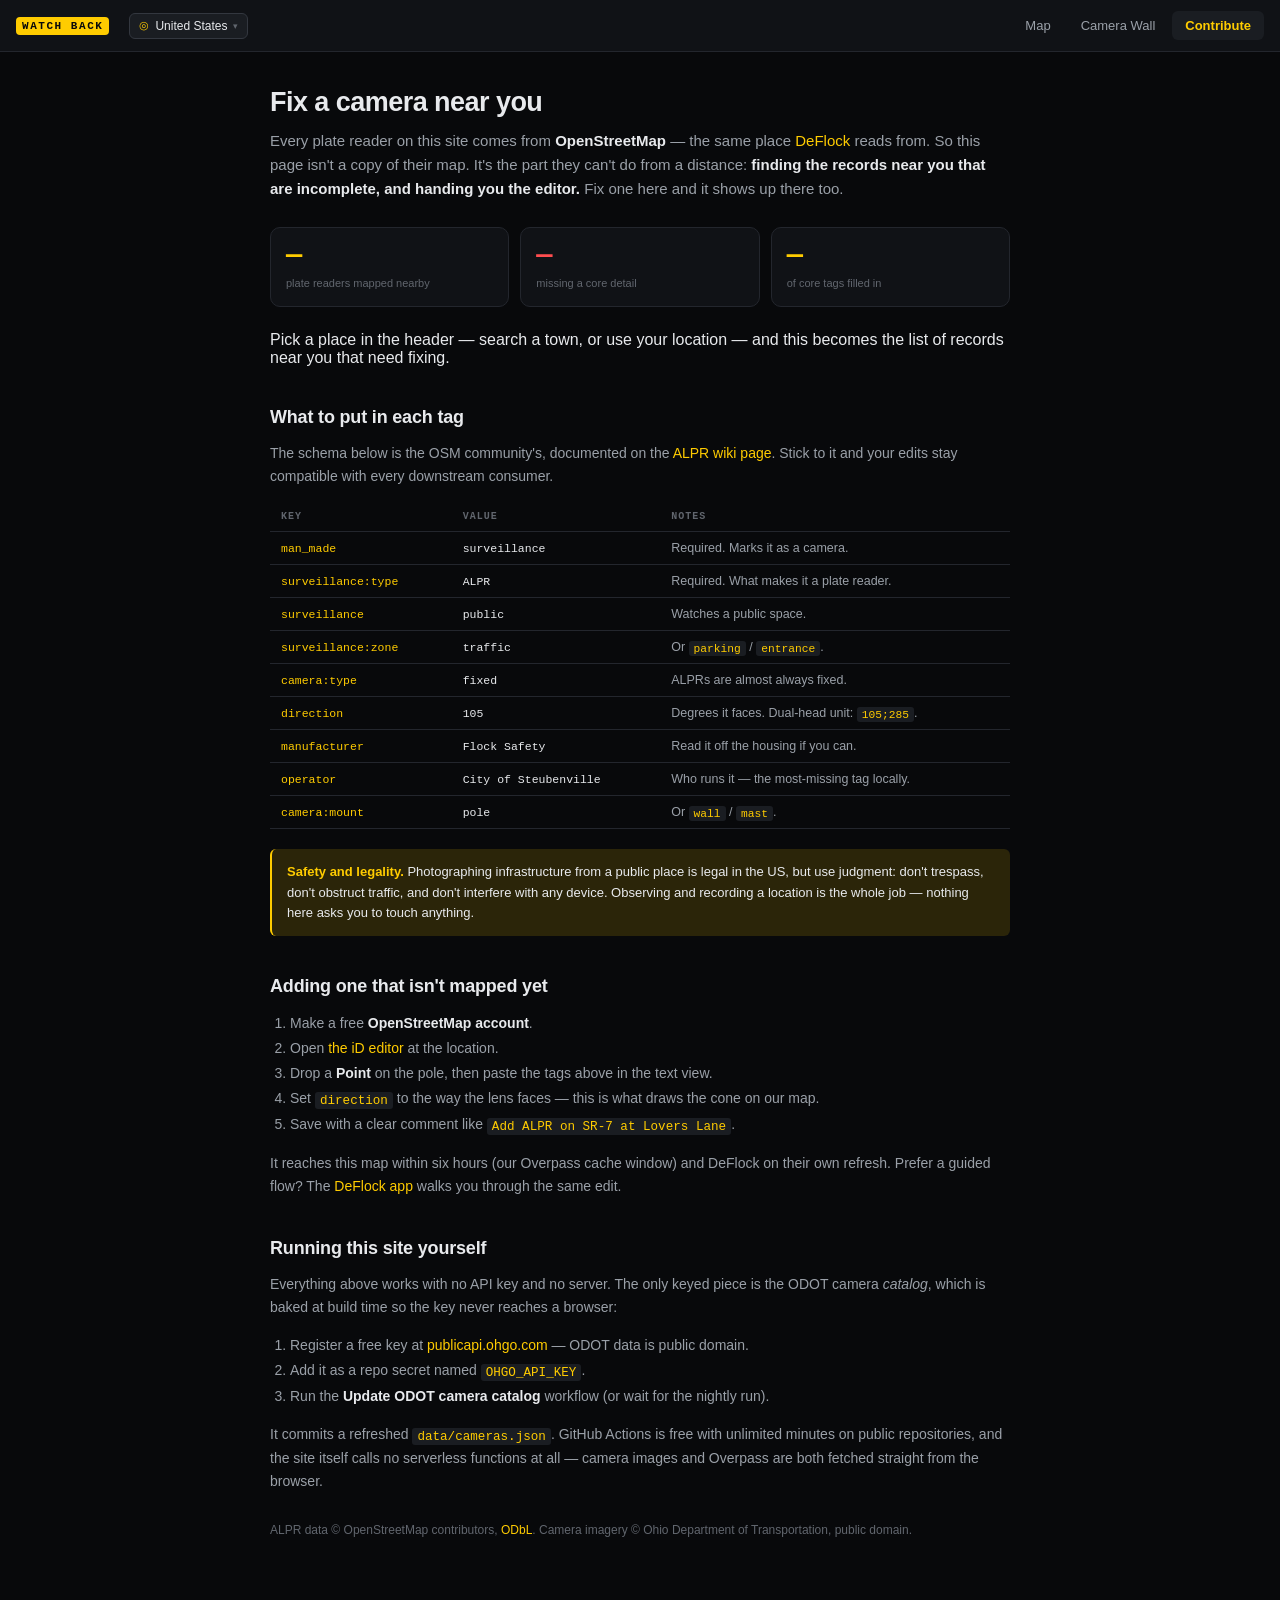
<file: contribute.html>
<!DOCTYPE html>
<html lang="en">
<head>
<meta charset="UTF-8">
<meta name="viewport" content="width=device-width, initial-scale=1.0">
<title>Contribute — Watch Back</title>
<meta name="description" content="Fix an incomplete plate-reader record near you. Edits flow into OpenStreetMap, so DeFlock gets them too.">
<link rel="stylesheet" href="src/css/app.css">
<style>
  .wrap { max-width: 780px; margin: 0 auto; padding: 34px 20px 80px; }
  h1 { font-size: 27px; margin: 0 0 11px; letter-spacing: -0.02em; line-height: 1.2; }
  h2 { font-size: 18px; margin: 40px 0 12px; letter-spacing: -0.01em; }
  .lede { font-size: 15px; line-height: 1.6; color: var(--fg-dim); margin: 0 0 26px; }
  .lede b { color: var(--fg); font-weight: 600; }
  p { line-height: 1.65; font-size: 14px; color: var(--fg-dim); }

  .stats { display: grid; grid-template-columns: repeat(3, 1fr); gap: 11px; margin: 24px 0; }
  .stat { padding: 15px; border-radius: var(--r); background: var(--bg-raised); border: 1px solid var(--border); }
  .stat .stat-num { display: block; font-size: 27px; line-height: 1; color: var(--open); }
  .stat small { display: block; margin-top: 6px; font-size: 11px; color: var(--fg-faint); line-height: 1.35; }
  .stat.warn .stat-num { color: var(--closed); }

  .callout {
    padding: 13px 15px; border-radius: var(--r-sm);
    background: var(--open-dim); border-left: 2px solid var(--open);
    font-size: 13px; line-height: 1.55; color: var(--fg); margin: 20px 0;
  }
  .callout b { color: var(--open); }

  .sortbar { display: flex; gap: 7px; align-items: center; margin-bottom: 13px; flex-wrap: wrap; }
  .sortbar .faint { margin-left: auto; font-size: 11.5px; }

  #list { list-style: none; margin: 0; padding: 0; display: flex; flex-direction: column; gap: 8px; }
  .fix-row {
    display: flex; align-items: center; gap: 13px;
    padding: 13px; border-radius: var(--r);
    background: var(--bg-raised); border: 1px solid var(--border);
  }
  .fix-row:hover { border-color: var(--border-hi); }
  .fix-main { flex: 1; min-width: 0; }
  .fix-head { display: flex; align-items: baseline; gap: 9px; margin-bottom: 8px; flex-wrap: wrap; }
  .fix-maker { font-size: 13.5px; font-weight: 600; color: var(--fg); }
  .fix-dist { font-size: 11px; color: var(--fg-faint); }
  .gap-tags { display: flex; flex-wrap: wrap; gap: 4px; margin-bottom: 7px; }
  .fix-coords { font-size: 10.5px; }
  .fix-actions { display: flex; flex-direction: column; gap: 6px; flex-shrink: 0; }
  .fix-actions .btn { white-space: nowrap; justify-content: center; }

  table { width: 100%; border-collapse: collapse; margin: 14px 0; font-size: 13px; }
  th, td { text-align: left; padding: 9px 11px; border-bottom: 1px solid var(--border); }
  th { font-family: var(--mono); font-size: 10px; text-transform: uppercase;
       letter-spacing: 0.1em; color: var(--fg-faint); font-weight: 600; }
  td.k { font-family: var(--mono); font-size: 11.5px; color: var(--open); white-space: nowrap; }
  td.v { font-family: var(--mono); font-size: 11.5px; color: var(--fg); }
  td.d { color: var(--fg-dim); font-size: 12.5px; }

  pre {
    background: var(--bg-raised); border: 1px solid var(--border); border-radius: var(--r-sm);
    padding: 13px; overflow-x: auto; font-family: var(--mono); font-size: 11.5px;
    line-height: 1.6; color: var(--fg);
  }
  ol { line-height: 1.8; font-size: 14px; color: var(--fg-dim); padding-left: 20px; }
  ol b { color: var(--fg); }
  code { font-family: var(--mono); font-size: 0.9em; background: #1a1d22;
         padding: 1.5px 5px; border-radius: 3px; color: var(--open); }
</style>
</head>
<body class="scrollable">

<div class="wrap">
  <h1>Fix a camera near you</h1>
  <p class="lede">
    Every plate reader on this site comes from <b>OpenStreetMap</b> — the same place
    <a href="https://deflock.org" target="_blank" rel="noopener">DeFlock</a> reads from. So this page isn't a
    copy of their map. It's the part they can't do from a distance: <b>finding the records near <span id="place">you</span>
    that are incomplete, and handing you the editor.</b> Fix one here and it shows up there too.
  </p>

  <div class="stats">
    <div class="stat"><span class="stat-num" id="stat-total">—</span><small>plate readers mapped nearby</small></div>
    <div class="stat warn"><span class="stat-num" id="stat-gaps">—</span><small>missing a core detail</small></div>
    <div class="stat"><span class="stat-num" id="stat-pct">—</span><small>of core tags filled in</small></div>
  </div>

  <div class="callout hide" id="worst"></div>

  <div id="loading"><span class="spinner"></span> Reading OpenStreetMap…</div>

  <div id="list-wrap" class="hide">
    <p style="font-size:13px; margin:0 0 14px">
      <b style="color:var(--fg)">Look ↗</b> opens Street View aimed back at the pole — often close enough to read the
      make and the agency name off the housing. <b style="color:var(--fg)">Edit ↗</b> opens that exact node in the
      OpenStreetMap editor. Most of these can be closed from your desk in about a minute.
    </p>
    <div class="sortbar">
      <button class="btn btn-sm btn-primary" data-sort="nearest">Nearest first</button>
      <button class="btn btn-sm" data-sort="gaps">Most missing first</button>
      <span class="faint">showing <span id="showing">0</span></span>
    </div>
    <ul id="list"></ul>
  </div>

  <h2>What to put in each tag</h2>
  <p>
    The schema below is the OSM community's, documented on the
    <a href="https://wiki.openstreetmap.org/wiki/Tag:surveillance:type%3DALPR" target="_blank" rel="noopener">ALPR wiki page</a>.
    Stick to it and your edits stay compatible with every downstream consumer.
  </p>

  <table>
    <thead><tr><th>Key</th><th>Value</th><th>Notes</th></tr></thead>
    <tbody>
      <tr><td class="k">man_made</td><td class="v">surveillance</td><td class="d">Required. Marks it as a camera.</td></tr>
      <tr><td class="k">surveillance:type</td><td class="v">ALPR</td><td class="d">Required. What makes it a plate reader.</td></tr>
      <tr><td class="k">surveillance</td><td class="v">public</td><td class="d">Watches a public space.</td></tr>
      <tr><td class="k">surveillance:zone</td><td class="v">traffic</td><td class="d">Or <code>parking</code> / <code>entrance</code>.</td></tr>
      <tr><td class="k">camera:type</td><td class="v">fixed</td><td class="d">ALPRs are almost always fixed.</td></tr>
      <tr><td class="k">direction</td><td class="v">105</td><td class="d">Degrees it faces. Dual-head unit: <code>105;285</code>.</td></tr>
      <tr><td class="k">manufacturer</td><td class="v">Flock Safety</td><td class="d">Read it off the housing if you can.</td></tr>
      <tr><td class="k">operator</td><td class="v">City of Steubenville</td><td class="d">Who runs it — the most-missing tag locally.</td></tr>
      <tr><td class="k">camera:mount</td><td class="v">pole</td><td class="d">Or <code>wall</code> / <code>mast</code>.</td></tr>
    </tbody>
  </table>

  <div class="callout">
    <b>Safety and legality.</b> Photographing infrastructure from a public place is legal in the US, but
    use judgment: don't trespass, don't obstruct traffic, and don't interfere with any device. Observing
    and recording a location is the whole job — nothing here asks you to touch anything.
  </div>

  <h2>Adding one that isn't mapped yet</h2>
  <ol>
    <li>Make a free <b>OpenStreetMap account</b>.</li>
    <li>Open <a href="https://www.openstreetmap.org/edit" target="_blank" rel="noopener">the iD editor</a> at the location.</li>
    <li>Drop a <b>Point</b> on the pole, then paste the tags above in the text view.</li>
    <li>Set <code>direction</code> to the way the lens faces — this is what draws the cone on our map.</li>
    <li>Save with a clear comment like <code>Add ALPR on SR-7 at Lovers Lane</code>.</li>
  </ol>
  <p>
    It reaches this map within six hours (our Overpass cache window) and DeFlock on their own refresh.
    Prefer a guided flow? The <a href="https://deflock.org" target="_blank" rel="noopener">DeFlock app</a>
    walks you through the same edit.
  </p>

  <h2>Running this site yourself</h2>
  <p>
    Everything above works with no API key and no server. The only keyed piece is the ODOT camera
    <em>catalog</em>, which is baked at build time so the key never reaches a browser:
  </p>
  <ol>
    <li>Register a free key at <a href="https://publicapi.ohgo.com/" target="_blank" rel="noopener">publicapi.ohgo.com</a> — ODOT data is public domain.</li>
    <li>Add it as a repo secret named <code>OHGO_API_KEY</code>.</li>
    <li>Run the <b>Update ODOT camera catalog</b> workflow (or wait for the nightly run).</li>
  </ol>
  <p>
    It commits a refreshed <code>data/cameras.json</code>. GitHub Actions is free with unlimited minutes
    on public repositories, and the site itself calls no serverless functions at all — camera images and
    Overpass are both fetched straight from the browser.
  </p>
  <p class="faint" style="margin-top:28px; font-size:12px">
    ALPR data © OpenStreetMap contributors, <a href="https://opendatacommons.org/licenses/odbl/" target="_blank" rel="noopener">ODbL</a>.
    Camera imagery © Ohio Department of Transportation, public domain.
  </p>
</div>

<script type="module">
  import { mountHeader } from "./src/js/nav.js";
  mountHeader("contribute.html");
</script>
<script type="module" src="src/js/contribute.js"></script>
</body>
</html>
</file>
<file: src/css/app.css>
/* ============================================================
   Watch Back — design system
   Yellow = public infrastructure you can see through.
   Red    = private surveillance you cannot.
   That color rule is the whole argument; never mix them.
   ============================================================ */

:root {
  /* surfaces */
  --bg:        #08090b;
  --bg-raised: #101216;
  --bg-panel:  rgba(16, 18, 22, 0.92);
  --border:    #23262d;
  --border-hi: #33373f;

  /* text */
  --fg:        #e8eaed;
  --fg-dim:    #9aa0a8;
  --fg-faint:  #61666e;

  /* the two networks */
  --open:      #ffcc00;   /* ODOT — watchable */
  --open-dim:  rgba(255, 204, 0, 0.14);
  --closed:    #ff4d4f;   /* ALPR — opaque */
  --closed-dim:rgba(255, 77, 79, 0.14);

  --ok:        #3ddc84;

  --mono: ui-monospace, "SF Mono", "JetBrains Mono", Menlo, Consolas, monospace;
  --sans: -apple-system, BlinkMacSystemFont, "Segoe UI", Inter, Roboto, sans-serif;

  --r:   10px;
  --r-sm: 6px;
  --shadow: 0 8px 32px rgba(0, 0, 0, 0.6);
}

* { box-sizing: border-box; }

html, body {
  margin: 0;
  padding: 0;
  height: 100%;
  background: var(--bg);
  color: var(--fg);
  font-family: var(--sans);
  -webkit-font-smoothing: antialiased;
}

body { display: flex; flex-direction: column; overflow: hidden; }
body.scrollable { overflow: auto; }

a { color: var(--open); text-decoration: none; }
a:hover { text-decoration: underline; }

/* ---------- site header ---------- */

.site-header {
  flex-shrink: 0;
  display: flex;
  align-items: center;
  gap: 20px;
  padding: 0 16px;
  height: 52px;
  background: var(--bg-raised);
  border-bottom: 1px solid var(--border);
  z-index: 50;
}

.brand {
  display: flex;
  align-items: baseline;
  gap: 9px;
  font-weight: 700;
  font-size: 15px;
  letter-spacing: -0.01em;
  color: var(--fg);
  white-space: nowrap;
}
.brand:hover { text-decoration: none; }
.brand .mark {
  font-family: var(--mono);
  font-size: 11px;
  font-weight: 700;
  letter-spacing: 0.14em;
  color: var(--bg);
  background: var(--open);
  padding: 3px 6px;
  border-radius: 4px;
}
.brand .sub {
  font-size: 11px;
  font-weight: 400;
  color: var(--fg-faint);
  font-family: var(--mono);
}

.site-nav { display: flex; gap: 4px; margin-left: auto; }
.site-nav a {
  padding: 7px 13px;
  border-radius: var(--r-sm);
  font-size: 13px;
  color: var(--fg-dim);
  transition: background 0.15s, color 0.15s;
}
.site-nav a:hover { background: #1a1d22; color: var(--fg); text-decoration: none; }
.site-nav a.active { background: #1a1d22; color: var(--open); font-weight: 600; }

/* ---------- panels ---------- */

.panel {
  background: var(--bg-panel);
  backdrop-filter: blur(14px);
  -webkit-backdrop-filter: blur(14px);
  border: 1px solid var(--border);
  border-radius: var(--r);
  box-shadow: var(--shadow);
}

.panel-title {
  font-family: var(--mono);
  font-size: 10px;
  font-weight: 600;
  letter-spacing: 0.13em;
  text-transform: uppercase;
  color: var(--fg-faint);
  margin: 0 0 10px;
}

/* ---------- legend / layer toggles ---------- */

.legend-row {
  display: flex;
  align-items: flex-start;
  gap: 11px;
  padding: 9px;
  border-radius: var(--r-sm);
  cursor: pointer;
  user-select: none;
  transition: background 0.15s;
}
.legend-row:hover { background: #191c21; }
.legend-row input { display: none; }

.legend-swatch {
  flex-shrink: 0;
  width: 13px; height: 13px;
  border-radius: 3px;
  margin-top: 2px;
  border: 1.5px solid currentColor;
  position: relative;
}
.legend-row.on .legend-swatch { background: currentColor; }
.legend-row.on .legend-swatch::after {
  content: "";
  position: absolute;
  left: 3.5px; top: 0.5px;
  width: 3px; height: 7px;
  border: solid var(--bg);
  border-width: 0 2px 2px 0;
  transform: rotate(45deg);
}
.legend-row.open   { color: var(--open); }
.legend-row.closed { color: var(--closed); }
.legend-row:not(.on) .legend-swatch { opacity: 0.45; }

.legend-label { font-size: 13px; font-weight: 600; color: var(--fg); line-height: 1.3; }
.legend-row:not(.on) .legend-label { color: var(--fg-dim); }
.legend-note { font-size: 11px; color: var(--fg-faint); line-height: 1.45; margin-top: 3px; }
.legend-count {
  font-family: var(--mono);
  font-size: 11px;
  font-weight: 700;
  color: currentColor;
  margin-left: auto;
  padding-top: 2px;
}

/* ---------- buttons ---------- */

.btn {
  display: inline-flex;
  align-items: center;
  justify-content: center;
  gap: 7px;
  padding: 9px 14px;
  border-radius: var(--r-sm);
  border: 1px solid var(--border-hi);
  background: #1a1d22;
  color: var(--fg);
  font-family: inherit;
  font-size: 13px;
  font-weight: 600;
  cursor: pointer;
  transition: background 0.15s, border-color 0.15s;
}
.btn:hover { background: #22262c; border-color: #454a54; text-decoration: none; }
.btn-primary { background: var(--open); border-color: var(--open); color: #000; }
.btn-primary:hover { background: #ffd633; border-color: #ffd633; }
.btn-sm { padding: 6px 10px; font-size: 12px; }
.btn:disabled { opacity: 0.45; cursor: not-allowed; }

/* ---------- data chips / tags ---------- */

.chip {
  display: inline-block;
  font-family: var(--mono);
  font-size: 10px;
  font-weight: 600;
  letter-spacing: 0.05em;
  text-transform: uppercase;
  padding: 3px 7px;
  border-radius: 4px;
  border: 1px solid var(--border-hi);
  color: var(--fg-dim);
}
.chip.open   { color: var(--open);   border-color: var(--open);   background: var(--open-dim); }
.chip.closed { color: var(--closed); border-color: var(--closed); background: var(--closed-dim); }
.chip.missing { color: var(--closed); border-color: rgba(255,77,79,0.4); background: var(--closed-dim); }
.chip.present { color: var(--ok); border-color: rgba(61,220,132,0.4); background: rgba(61,220,132,0.12); }

/* ---------- scorecard ---------- */

.score-grid { display: grid; gap: 1px; background: var(--border); border: 1px solid var(--border); border-radius: var(--r-sm); overflow: hidden; }
.score-row { display: flex; justify-content: space-between; align-items: center; gap: 12px; padding: 9px 11px; background: var(--bg-raised); font-size: 12px; }
.score-row dt { color: var(--fg-dim); margin: 0; }
.score-row dd { margin: 0; text-align: right; font-family: var(--mono); font-size: 11px; color: var(--fg); }
.score-row dd.yes { color: var(--ok); }
.score-row dd.no  { color: var(--closed); }

/* ---------- utility ---------- */

.stat-num { font-family: var(--mono); font-weight: 700; letter-spacing: -0.02em; }
.muted { color: var(--fg-dim); }
.faint { color: var(--fg-faint); }
.mono { font-family: var(--mono); }
.hide { display: none !important; }

.spinner {
  width: 14px; height: 14px;
  border: 2px solid var(--border-hi);
  border-top-color: var(--open);
  border-radius: 50%;
  animation: spin 0.7s linear infinite;
  display: inline-block;
  vertical-align: -2px;
}
@keyframes spin { to { transform: rotate(360deg); } }

::-webkit-scrollbar { width: 9px; height: 9px; }
::-webkit-scrollbar-track { background: transparent; }
::-webkit-scrollbar-thumb { background: #2b2f36; border-radius: 5px; }
::-webkit-scrollbar-thumb:hover { background: #3a3f47; }

/* ---------- place picker ---------- */

.locale-host { position: relative; }

.locale-chip {
  display: flex; align-items: center; gap: 6px;
  padding: 5px 9px; border-radius: var(--r-sm);
  background: #1a1d22; border: 1px solid var(--border-hi);
  color: var(--fg); font-family: inherit; font-size: 12px;
  cursor: pointer; max-width: 260px;
}
.locale-chip:hover { border-color: #454a54; }
.locale-pin { color: var(--open); font-size: 11px; }
.locale-name { overflow: hidden; text-overflow: ellipsis; white-space: nowrap; }
.locale-caret { color: var(--fg-faint); font-size: 9px; }

.locale-pop {
  position: absolute; top: calc(100% + 8px); left: 0; z-index: 60;
  width: 310px; max-width: calc(100vw - 24px); padding: 13px;
  background: var(--bg-panel); backdrop-filter: blur(14px);
  border: 1px solid var(--border); border-radius: var(--r); box-shadow: var(--shadow);
}

.locale-search { display: flex; gap: 6px; margin-bottom: 9px; }
.locale-search .search { flex: 1; min-width: 0; }

.locale-results { display: flex; flex-direction: column; gap: 3px; margin-bottom: 9px; }
.locale-hit {
  text-align: left; padding: 7px 9px; border-radius: var(--r-sm);
  background: var(--bg-raised); border: 1px solid var(--border);
  color: var(--fg); font-family: inherit; font-size: 12px; cursor: pointer;
}
.locale-hit:hover { border-color: var(--open); color: var(--open); }

.locale-msg { font-size: 11.5px; color: var(--fg-dim); margin: 0 0 9px; line-height: 1.45; }
.locale-msg.warn { color: var(--closed); }
.locale-msg.ok { color: var(--ok); }

.locale-wide { width: 100%; justify-content: center; }
.locale-saved { display: flex; flex-direction: column; gap: 5px; margin-top: 5px; }

.locale-note {
  margin: 12px 0 0; padding-top: 11px; border-top: 1px solid var(--border);
  font-size: 11px; line-height: 1.5; color: var(--fg-faint);
}
.locale-note b { color: var(--fg-dim); font-weight: 600; }

/* ---------- national summary bubbles ----------
   Red, because these are plate readers. The palette rule at the top of this
   file is the argument the whole site makes; a third colour would blunt it. */

.state-bubble {
  display: flex; flex-direction: column; align-items: center; justify-content: center;
  border-radius: 50%; cursor: pointer; padding: 0;
  background: rgba(255, 77, 79, 0.22);
  border: 1.5px solid var(--closed);
  color: #ffdcdc; font-family: var(--mono); line-height: 1;
  backdrop-filter: blur(2px);
  transition: background 0.12s ease, transform 0.12s ease;
}
.state-bubble:hover { background: rgba(255, 77, 79, 0.38); transform: scale(1.06); }
.state-bubble span { font-size: 11px; font-weight: 700; }
.state-bubble small { font-size: 8px; opacity: 0.7; margin-top: 2px; letter-spacing: 0.06em; }

/* ---------- misc ---------- */

#loading.warn { color: var(--closed); }

.wall-sentinel {
  padding: 22px; text-align: center;
  font-size: 12px; color: var(--fg-faint);
}

.tile-dist { color: var(--fg-faint); flex-shrink: 0; }
</file>
